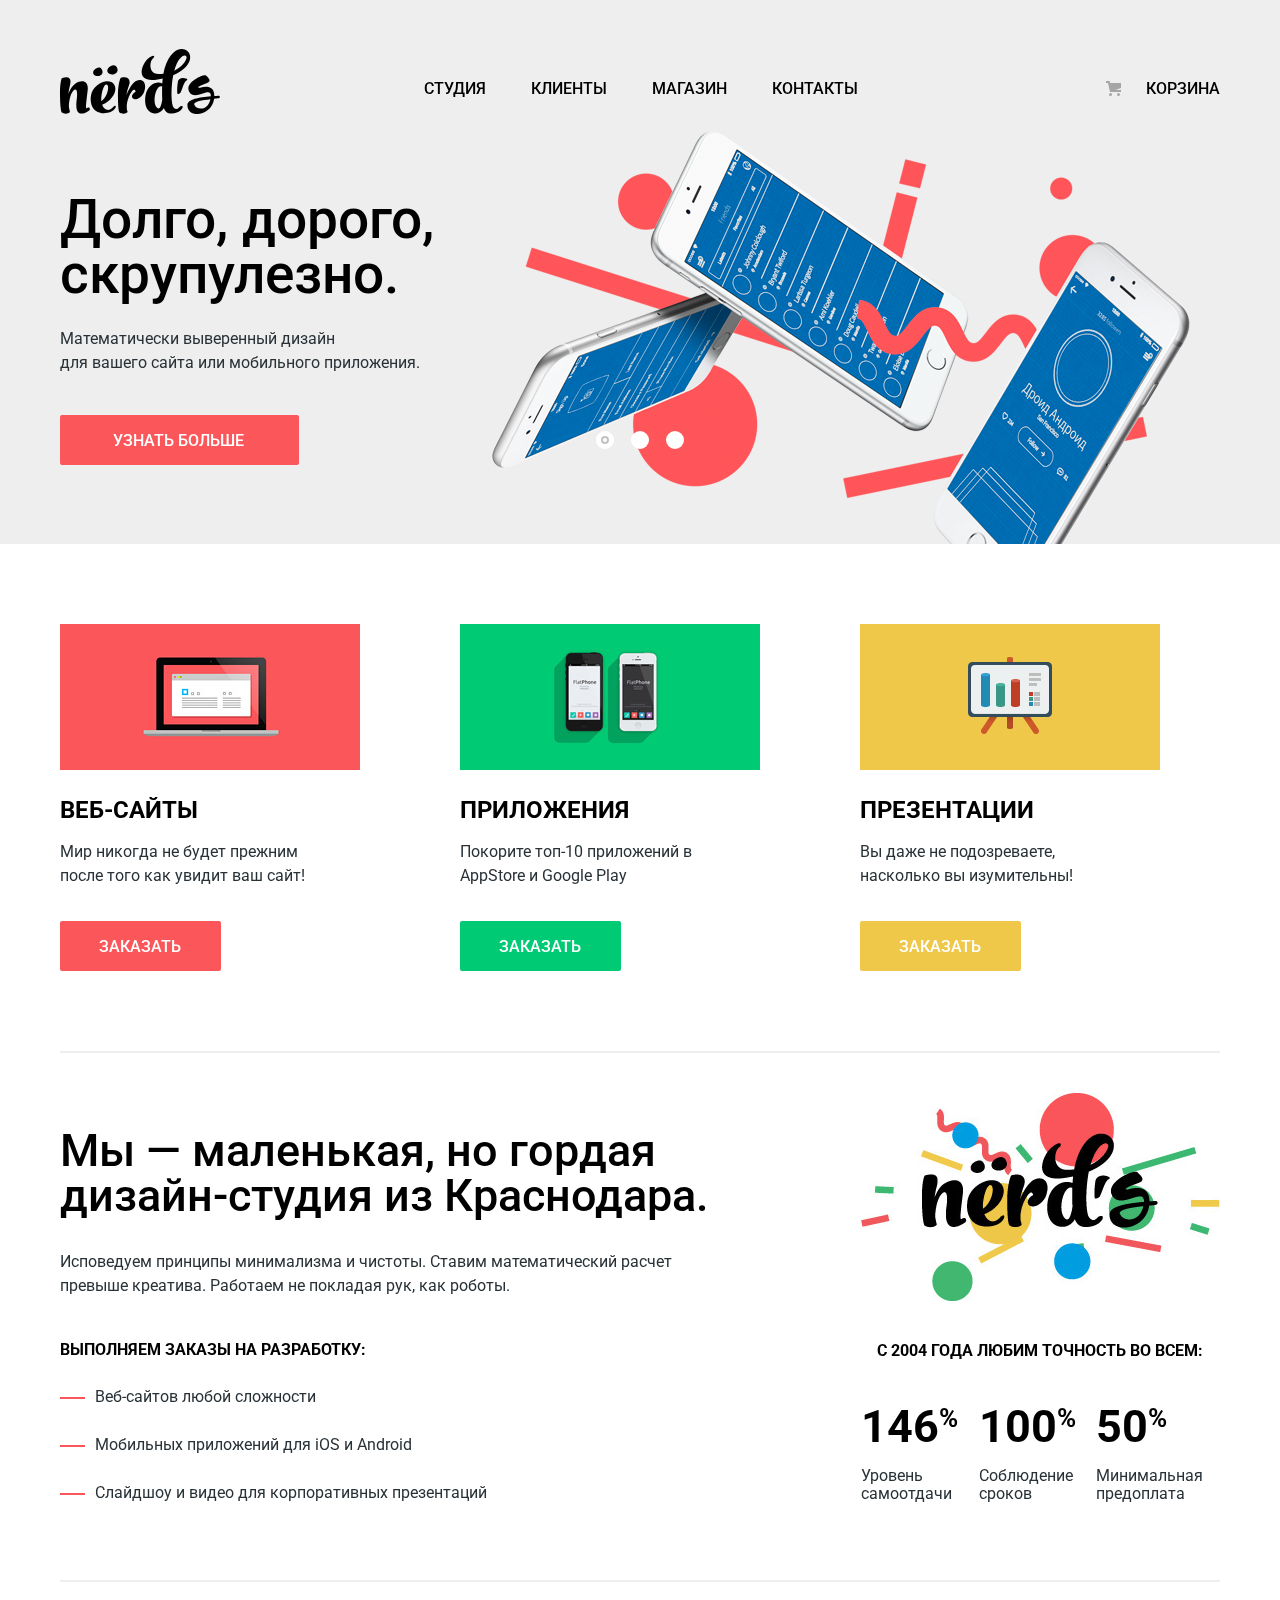
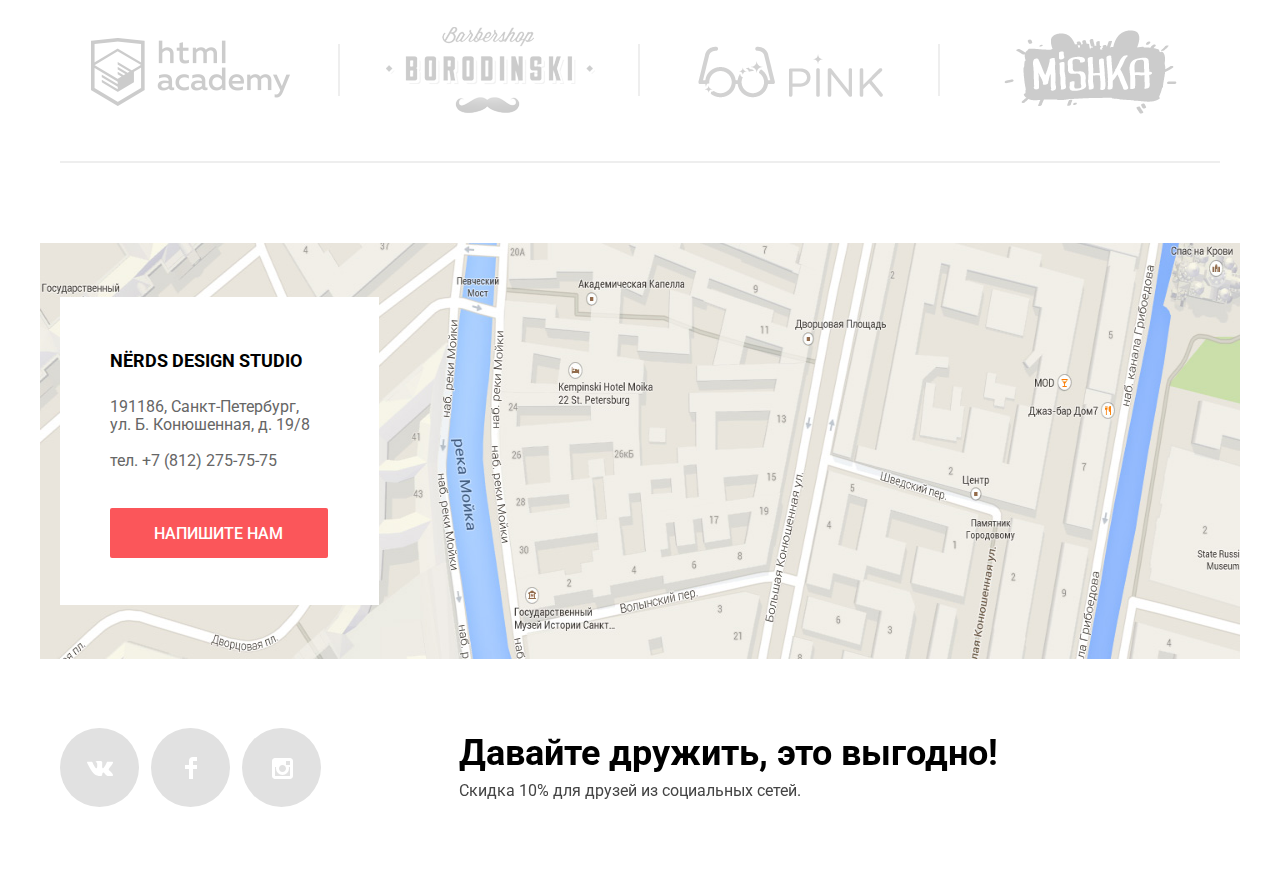
<file: index.html>
<!DOCTYPE html>
<html lang="ru">
  <head>
    <meta charset="utf-8">
    <title>Дизайн-студия «Нёрдс»</title>
    <link href="https://fonts.googleapis.com/css?family=Roboto:400,500,700&display=swap&subset=cyrillic" rel="stylesheet">
    <link href="css/normalize.css" rel="stylesheet">
    <link href="css/style.min.css" rel="stylesheet">
  </head>
  <body>
    <div class="grey-wrapper">
      <header class="site-header container">
        <nav class="site-navigation">
          <a class="site-logo"><img src="img/nerds-logo.svg" width="160" height="65" alt="Логотип дизайн-студии «Нёрдс»"></a>
          <ul class="site-menu">
              <li><a class="site-menu-item" href="#">Студия</a></li>
              <li><a class="site-menu-item" href="#">Клиенты</a></li>
              <li><a class="site-menu-item" href="catalog.html">Магазин</a></li>
              <li><a class="site-menu-item" href="#">Контакты</a></li>
          </ul>
          <ul class="user-menu">
            <li><a class="user-menu-item" href="#">Корзина</a></li>
          </ul>
        </nav>
      </header>
    </div>

    <main>
      <h1 class="visually-hidden">Дизайн-студия «Нёрдс»</h1>
      <div class="grey-wrapper">
        <section class="slider container">
          <h2 class="visually-hidden">Слайдер с информацией о компании</h2>
          <input class="visually-hidden" type="radio" id="slider-toggle-1" name="toggle" checked>
          <input class="visually-hidden" type="radio" id="slider-toggle-2" name="toggle">
          <input class="visually-hidden" type="radio" id="slider-toggle-3" name="toggle">
          <div class="slider-controls">
            <label for="slider-toggle-1">Первый</label>
            <label for="slider-toggle-2">Второй</label>
            <label for="slider-toggle-3">Третий</label>
          </div>
          <ul class="slider-list">
            <li class="slider-item1 slide" id="slide1">
              <p class="slide-title">
                Долго, дорого,<br>
                скрупулезно.
              </p>
              <p class="slide-description">
                Математически выверенный дизайн<br>
                для вашего сайта или мобильного приложения.
              </p>
              <a class="button slider-button" href="#">Узнать больше</a>
            </li>
            <li class="slider-item2 slide" id="slide2">
              <p class="slide-title">
                Любим математику<br>
                как никто другой
              </p>
              <p class="slide-description">
                Никакого креатива, только математические формулы<br>
                для расчета идеальных пропорций.
              </p>
              <a class="button slider-button" href="#">Узнать больше</a>
            </li>
            <li class="slider-item3 slide" id="slide3">
              <p class="slide-title">
                Только ночь,<br>
                только хардкор
              </p>
              <p class="slide-description">
                Работать днем, как все? Мы против этого.<br>
                Ближе к полуночи работа только начинается.
              </p>
              <a class="button slider-button" href="#">Узнать больше</a>
            </li>
          </ul>
        </section>
      </div>

      <section class="services container">
        <h2 class="visually-hidden">Услуги компании</h2>
        <ul class="services-list">
          <li class="services-item services-item-red">
            <h3 class="services-item-title">Веб-сайты</h3>
            <p class="services-item-description">Мир никогда не будет прежним после того как увидит ваш сайт!</p>
            <a class="button services-button services-button-red" href="#">Заказать</a>
          </li>
          <li class="services-item services-item-green">
            <h3 class="services-item-title">Приложения</h3>
            <p class="services-item-description">Покорите топ-10 приложений в AppStore и Google Play</p>
            <a class="button services-button services-button-green" href="#">Заказать</a>
          </li>
          <li class="services-item services-item-yellow">
            <h3 class="services-item-title">Презентации</h3>
            <p class="services-item-description">Вы даже не подозреваете, насколько вы изумительны!</p>
            <a class="button services-button services-button-yellow" href="#">Заказать</a>
          </li>
        </ul>
      </section>

      <section class="features container">
        <h2 class="visually-hidden">Преимущества компании</h2>
        <div class="features-description">
          <p class="features-heading">Мы — маленькая, но гордая дизайн-студия из Краснодара.</p>
          <p class="features-about">Исповедуем принципы минимализма и чистоты. Ставим математический расчет превыше креатива. Работаем не покладая рук, как роботы.</p> 
          <p class="features-title">Выполняем заказы на разработку:</p>
            <ul class="features-list">
              <li class="features-list-item">Веб-сайтов любой сложности</li>
              <li class="features-list-item">Мобильных приложений для iOS и Android</li>
              <li class="features-list-item">Слайдшоу и видео для корпоративных презентаций</li>
            </ul>
        </div>
        <div class="features-statistic">
          <img class="features-logo" src="img/nerds-picture.jpg" width="360" height="208" alt="Цветной логотип дизайн-студии «Нёрдс»">
          <p class="features-title">С 2004 года любим точность во всем:</p>
          <table class="features-statistic-table">
            <tr class="features-statistic-percents">
              <td>146<sup>%</sup></td>
              <td>100<sup>%</sup></td>
              <td>50<sup>%</sup></td>
            </tr>
            <tr class="features-statistic-description">
              <td>Уровень самоотдачи</td>
              <td>Соблюдение сроков</td>
              <td>Минимальная предоплата</td>
            </tr>
          </table>
        </div>
      </section>

      <section class="partners container">
        <h2 class="visually-hidden">Партнёры компании</h2>
        <ul class="partners-list">
          <li class="partners-item" >
            <a href="https://htmlacademy.ru/intensive/htmlcss">
              <img class="partners-item-logo" src="img/htmlacdemy-logo.png" width="199" height="68" alt="Логотип HTML Academy">
            </a>
          </li>
          <li class="partners-item">
            <a href="#">
              <img class="partners-item-logo" src="img/borodinski-logo.png" width="209" height="90" alt="Логотип Барбершопа Бородинский">
            </a>
          </li>
          <li class="partners-item">
            <a href="#">
              <img class="partners-item-logo" src="img/pink-logo.png" width="185" height="52" alt="Логотип Pink">
            </a>
          </li>
          <li class="partners-item">
            <a href="#">
              <img class="partners-item-logo" src="img/mishka-logo.png" width="173" height="84" alt="Логотип Mishka">
            </a>
          </li>
        </ul>
      </section>

      <section class="contacts">
        <h2 class="visually-hidden">Карта проезда и контактная информация</h2>
        <iframe src="https://www.google.com/maps/embed?pb=!1m18!1m12!1m3!1d1998.6037872533268!2d30.320858716160497!3d59.938716481876156!2m3!1f0!2f0!3f0!3m2!1i1024!2i768!4f13.1!3m3!1m2!1s0x4696310fca145cc1%3A0x42b32648d8238007!2z0JHQvtC70YzRiNCw0Y8g0JrQvtC90Y7RiNC10L3QvdCw0Y8g0YPQuy4sIDE5LzgsINCh0LDQvdC60YIt0J_QtdGC0LXRgNCx0YPRgNCzLCAxOTExODY!5e0!3m2!1sru!2sru!4v1584404409516!5m2!1sru!2sru" width="1200" height="416" allowfullscreen=""></iframe>
        <img class="contacts-map" src="img/map.jpg" width="1200" height="416" alt="Офис по адресу ул. Большая Конюшенная 19/8, Санкт-Петербург">
        <div class="contacts-information">
          <h3 class="contacts-information-title">Nёrds Design Studio</h3>
          <p class="contacts-information-adress">191186, Санкт-Петербург, ул. Б. Конюшенная, д. 19/8</p>
          <p class="contacts-information-phone">тел. <a href="tel:+78122757575">+7 (812) 275-75-75</a></p>
          <a class="button feedback-button" href="writeus.html">Напишите нам</a>
        </div>
      </section>

    </main>

    <footer class="site-footer container">
      <ul class="footer-social">
        <li><a class="social-button social-vkontakte" href="#"><span class="visually-hidden">Вконтакте</span></a></li>
        <li><a class="social-button social-facebook" href="#"><span class="visually-hidden">Фейсбук</span></a></li>
        <li><a class="social-button social-instagram" href="#"><span class="visually-hidden">Инстаграм</span></a></li>
      </ul>
      <div class="footer-message">
        <p class="footer-message-title">Давайте дружить, это выгодно!</p>
        <span class="footer-message-text">Скидка 10% для друзей из социальных сетей.</span>
      </div>
    </footer>

    <section class="modal-feedback">
      <h2 class="visually-hidden">Обратная связь</h2>
      <p class="modal-feedback-message">Напишите нам</p>
      <form class="feedback-form" action="https://echo.htmlacademy.ru" method="post">
          <p>
            <label for="user-name">Ваше имя:</label>
            <input id="user-name" type="text" name="name" placeholder="Имя Фамилия">
          </p>
          <p>
            <label for="user-email">Ваш e-mail:</label>
            <input id="user-email" type="email" name="email" placeholder="email@example.com">
            </p>
          <p>
            <label for="user-message">Текст письма:</label>
            <textarea id="user-message" name="message" placeholder="В свободной форме"></textarea>
          </p>
          <button class="button feedback-form-button" type="submit">Отправить</button>
        </form>
        <button aria-label="Закрыть" class="modal-close" type="button"></button>
      </section>
    <script src="js/script.min.js"></script>
  </body>
</html>
</file>
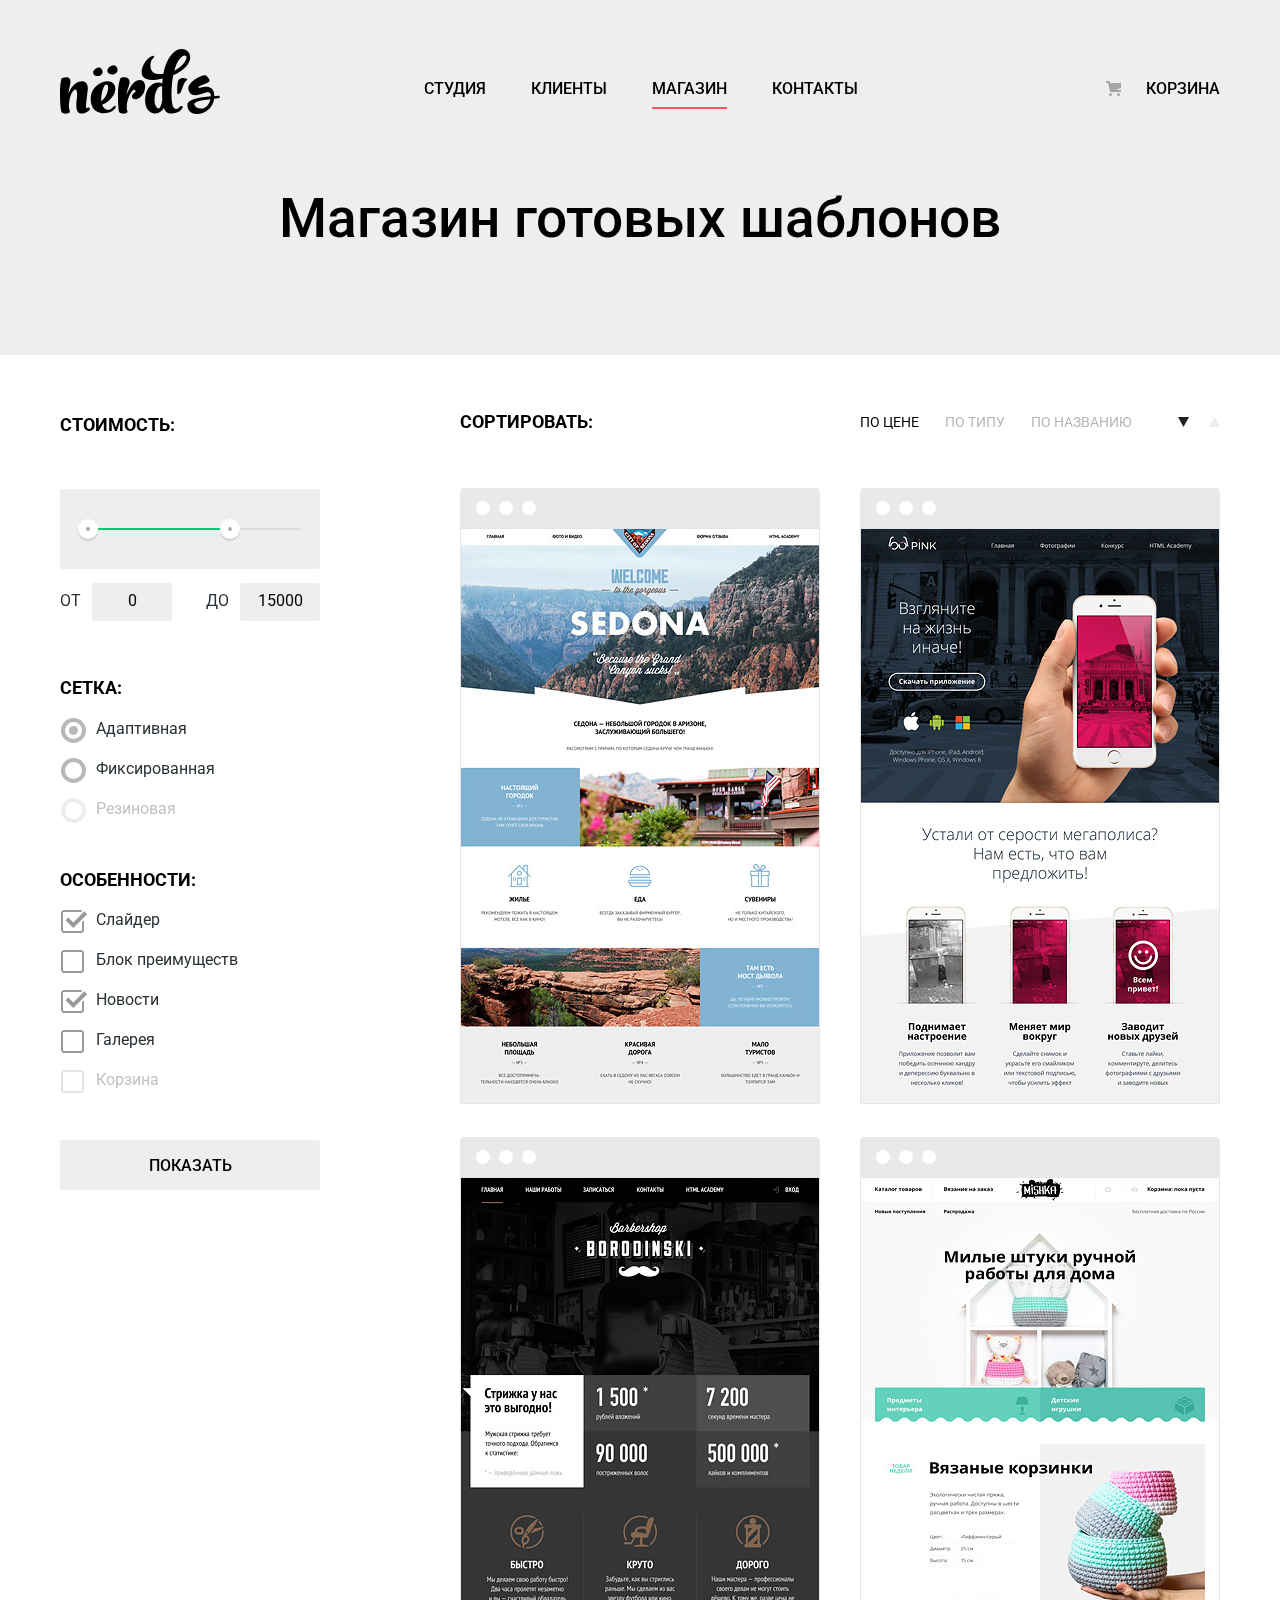
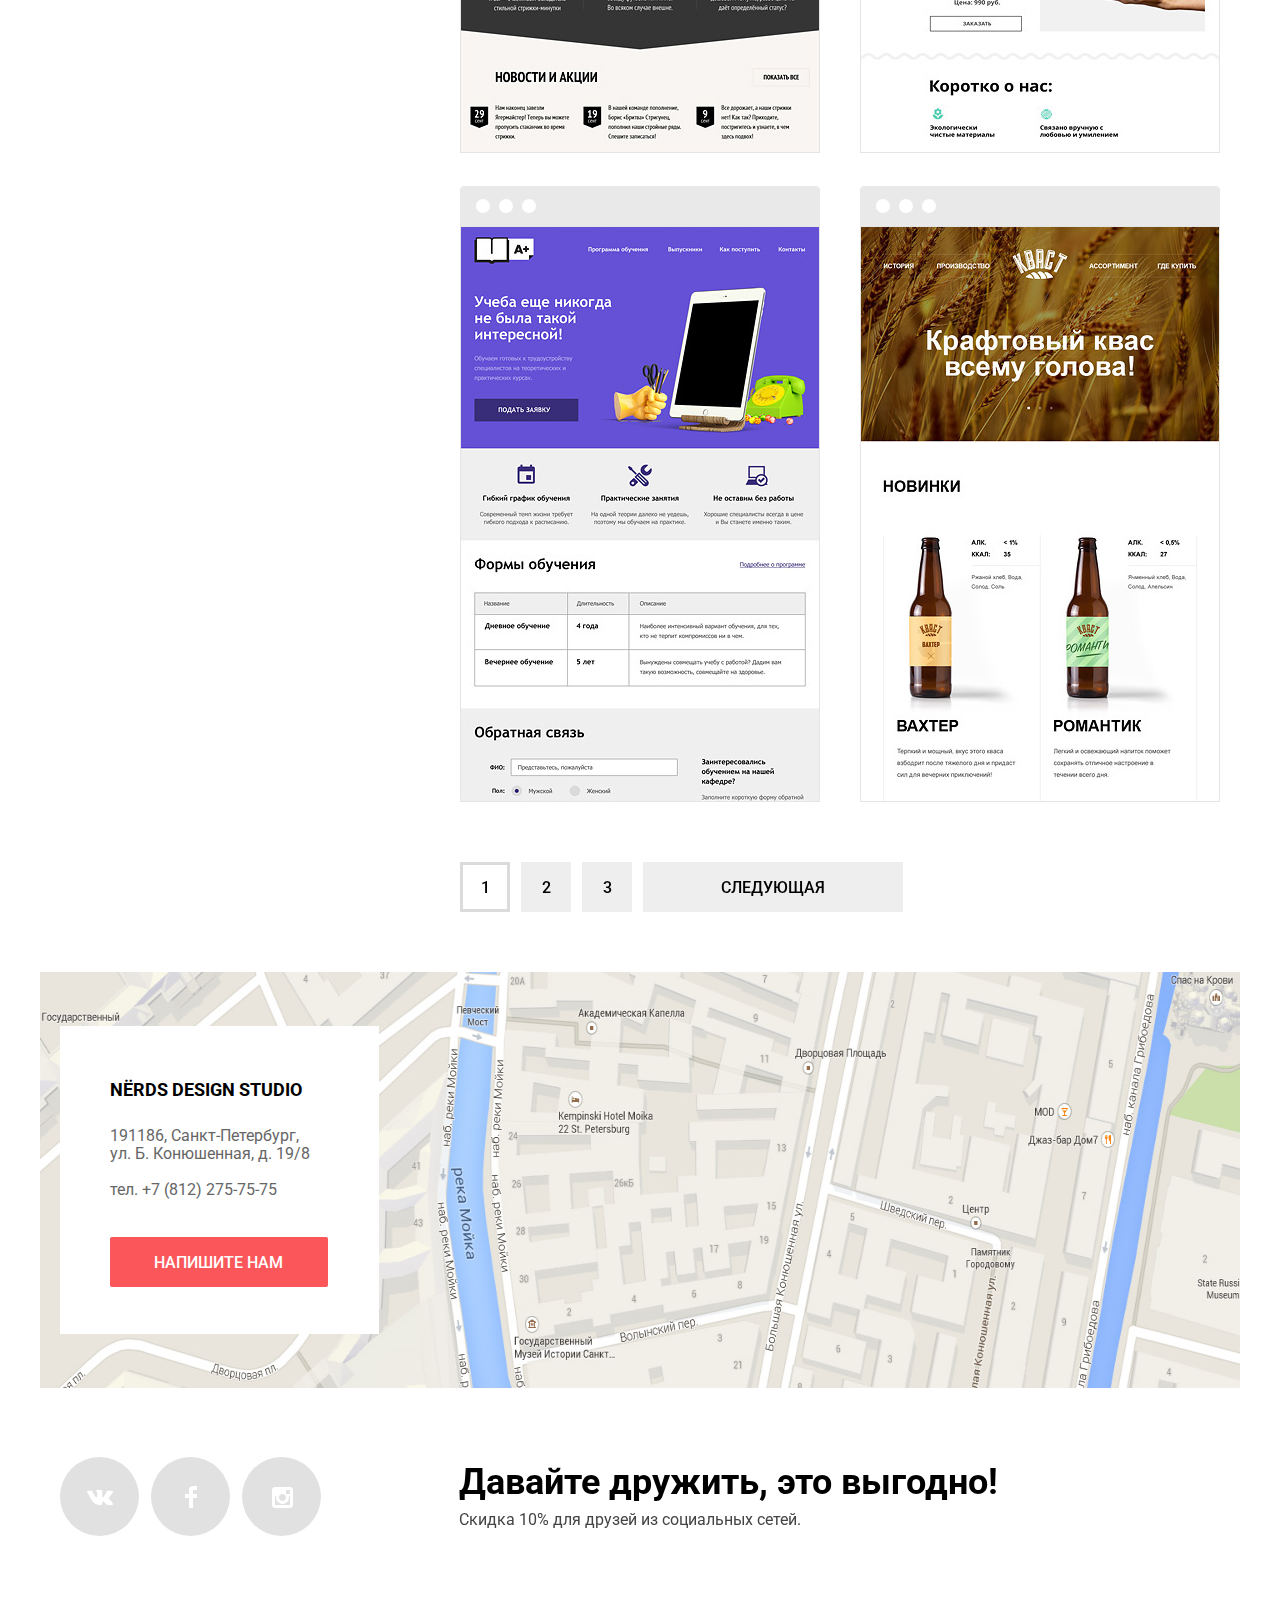
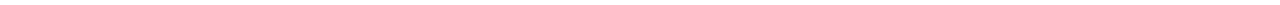
<file: catalog.html>
<!DOCTYPE html>
<html lang="ru">
  <head>
    <meta charset="utf-8">
    <title>Дизайн-студия «Нёрдс»</title>
    <link href="https://fonts.googleapis.com/css?family=Roboto:400,500,700&display=swap&subset=cyrillic" rel="stylesheet">
    <link href="css/normalize.css" rel="stylesheet">
    <link href="css/style.min.css" rel="stylesheet">
  </head>
  <body>
    <div class="grey-wrapper">
      <header class="site-header container">
        <nav class="site-navigation">
          <a class="site-logo site-logo-link" href="index.html"><img src="img/nerds-logo.svg" width="160" height="65" alt="Логотип дизайн-студии «Нёрдс»"></a>
          <ul class="site-menu">
              <li><a class="site-menu-item" href="#">Студия</a></li>
              <li><a class="site-menu-item" href="#">Клиенты</a></li>
              <li><a class="site-menu-item site-menu-current" href="catalog.html">Магазин</a></li>
              <li><a class="site-menu-item" href="#">Контакты</a></li>
          </ul>
          <ul class="user-menu">
            <li><a class="user-menu-item" href="#">Корзина</a></li>
          </ul>
        </nav>
      </header>
    </div>

    <main>
      <div class="grey-wrapper">
        <h1 class="page-title">Магазин готовых шаблонов</h1>
      </div>

      <div class="page-columns container">

        <section class="filter">
          <h2 class="visually-hidden">Фильтр</h2>
          <form class="filter-form" action="https://echo.htmlacademy.ru" method="get">
            <fieldset class="filter-item filter-item-price">
              <legend>Стоимость:</legend>
              <div class="filter-price">
                <div class="filter-range-controls">
                  <div class="filter-range-scale">
                    <div class="filter-range-bar"></div>
                  </div>
                  <div class="filter-range-toggle filter-range-toggle-min"></div>
                  <div class="filter-range-toggle filter-range-toggle-max"></div>
                </div>
                <div class="filter-price-controls">
                  <label>от <input name="min-price" type="number" value="0"></label>
                  <label>до <input name="max-price" type="number" value="15000"></label>
                </div>
              </div>
            </fieldset>
            <fieldset class="filter-item filter-item-grid">
              <legend>Сетка:</legend>
              <ul class="filter-grid">
                <li class="filter-grid-item">
                  <input class="visually-hidden filter-grid-radio" type="radio" name="grid" value="responsive" id="grid-responsive" checked>
                  <label for="grid-responsive">Адаптивная</label>
                </li>
                <li class="filter-grid-item">
                  <input class="visually-hidden filter-grid-radio" type="radio" name="grid" value="fixed" id="grid-fixed">
                  <label for="grid-fixed">Фиксированная</label>
                </li>
                <li class="filter-grid-item">
                  <input class="visually-hidden filter-grid-radio" type="radio" name="grid" value="flexible" id="grid-flexible" disabled>
                  <label for="grid-flexible">Резиновая</label>
                </li>
              </ul>
            </fieldset> 
            <fieldset class="filter-item filter-item-specials">
              <legend>Особенности:</legend>
              <ul class="filter-specials">
                <li class="filter-specials-item">
                  <input class="visually-hidden filter-specials-checkbox" type="checkbox" name="slider" id="specials-slider" checked>
                  <label for="specials-slider">Слайдер</label>
                </li>
                <li class="filter-specials-item">
                  <input class="visually-hidden filter-specials-checkbox" type="checkbox" name="features" id="specials-features">
                  <label for="specials-features">Блок преимуществ</label>
                </li>
                <li class="filter-specials-item">
                  <input class="visually-hidden filter-specials-checkbox" type="checkbox" name="news" id="specials-news" checked>
                  <label for="specials-news">Новости</label>
                </li>
                <li class="filter-specials-item">
                  <input class="visually-hidden filter-specials-checkbox" type="checkbox" name="gallery" id="specials-gallery">
                  <label for="specials-gallery">Галерея</label>
                </li>
                <li class="filter-specials-item">
                  <input class="visually-hidden filter-specials-checkbox" type="checkbox" name="basket" id="specials-basket" disabled>
                  <label for="specials-basket">Корзина</label>
                </li>
              </ul>
            </fieldset>   
            <button class="button filter-button" type="submit">Показать</button>
          </form>
        </section>

        <section class="catalog">
          <h2 class="visually-hidden">Каталог готовых шаблонов</h2>

          <div class="sorting">
            <p class="sorting-title">Сортировать:</p>
              <ul class="sorting-list">
                <li><a class="sorting-item sorting-item-active">По цене</a></li>
                <li><a class="sorting-item">По типу</a></li>
                <li><a class="sorting-item">По названию</a></li>
              </ul>
              <ul class="sorting-toggles">
                <li class="sorting-toggle sorting-toggle-active">
                  <svg xmlns="http://www.w3.org/2000/svg" width="11" height="10" viewBox="0 0 11 10">
                    <path fill="#a6a6a6" d="M5.5 10L0 0h11"/>
                  </svg>
                </li>
                <li class="sorting-toggle">
                  <svg xmlns="http://www.w3.org/2000/svg" width="11" height="10" viewBox="0 0 11 10">
                    <path fill="#a6a6a6" d="M5.5 0L0 10h11z"/>
                  </svg>
                </li>
              </ul>
          </div>

          <ul class="catalog-list">
            <li class="catalog-item">
              <img src="img/img-sedona.jpg" width="360" height="576" alt="Шаблон информационного сайта для туристов Sedona">
              <div class="catalog-item-card">
                <h3 class="catalog-item-title"><a href="#">Sedona</a></h3>
                <p class="catalog-item-description">Информационный сайт для туристов</p>
                <a class="button catalog-button" href="#">9 900 руб.</a>
              </div>
            </li>
            <li class="catalog-item">
              <img src="img/img-pink.jpg" width="360" height="576" alt="Шаблон продуктового лендинга приложения Pink">
              <div class="catalog-item-card">
                <h3 class="catalog-item-title"><a href="#">Pink App</a></h3>
                <p class="catalog-item-description">Продуктовый лендинг приложения для iOS и Android</p>
                <a class="button catalog-button" href="#">9 900 руб.</a>
              </div>
            </li>
            <li class="catalog-item">
              <img src="img/img-barbershop.jpg" width="360" height="576" alt="Шаблон сайта салона красоты Barbershop">
              <div class="catalog-item-card">
                <h3 class="catalog-item-title"><a href="#">Barbershop</a></h3>
                <p class="catalog-item-description">Сайт салона красоты. Для мужчин, да.</p>
                <a class="button catalog-button" href="#">9 900 руб.</a>
              </div>
            </li>
            <li class="catalog-item">
              <img src="img/img-mishka.jpg" width="360" height="576" alt="Шаблон интернет-магазина вязаных игрушек Mishka">
              <div class="catalog-item-card">
                <h3 class="catalog-item-title"><a href="#">Mishka</a></h3>
                <p class="catalog-item-description">Интернет-магазин вязаных игрушек</p>
                <a class="button catalog-button" href="#">9 900 руб.</a>
              </div>
            </li>
            <li class="catalog-item">
              <img src="img/img-aplus.jpg" width="360" height="576" alt="Шаблон лендинга курсов повышения квалификации A Plus">
              <div class="catalog-item-card">
                <h3 class="catalog-item-title"><a href="#">A Plus</a></h3>
                <p class="catalog-item-description">Лендинг курсов повышения квалификации</p>
                <a class="button catalog-button" href="#">9 900 руб.</a>
              </div>
            </li>
            <li class="catalog-item">
              <img src="img/img-kvast.jpg" width="360" height="576" alt="Шаблон промо-сайта производителя крафтового кваса Кваст">
              <div class="catalog-item-card">
                <h3 class="catalog-item-title"><a href="#">Кваст</a></h3>
                <p class="catalog-item-description">Промо-сайт производителя крафтового кваса</p>
                <a class="button catalog-button" href="#">9 900 руб.</a>
              </div>
            </li>
          </ul>
          <ul class="pagination-list">
            <li class="pagination-item pagination-current"><a>1</a></li>
            <li class="pagination-item"><a href="#">2</a></li>
            <li class="pagination-item"><a href="#">3</a></li>
            <li class="pagination-item pagination-next"><a href="#">Следующая</a></li>
          </ul>
        </section>

      </div>

      <section class="contacts">
        <h2 class="visually-hidden">Карта проезда и контактная информация</h2>
        <iframe src="https://www.google.com/maps/embed?pb=!1m18!1m12!1m3!1d1998.6037872533268!2d30.320858716160497!3d59.938716481876156!2m3!1f0!2f0!3f0!3m2!1i1024!2i768!4f13.1!3m3!1m2!1s0x4696310fca145cc1%3A0x42b32648d8238007!2z0JHQvtC70YzRiNCw0Y8g0JrQvtC90Y7RiNC10L3QvdCw0Y8g0YPQuy4sIDE5LzgsINCh0LDQvdC60YIt0J_QtdGC0LXRgNCx0YPRgNCzLCAxOTExODY!5e0!3m2!1sru!2sru!4v1584404409516!5m2!1sru!2sru" width="1200" height="416" allowfullscreen=""></iframe>
        <img class="contacts-map" src="img/map.jpg" width="1200" height="416" alt="Офис по адресу ул. Большая Конюшенная 19/8, Санкт-Петербург">
        <div class="contacts-information">
          <h3 class="contacts-information-title">Nёrds Design Studio</h3>
          <p class="contacts-information-adress">191186, Санкт-Петербург, ул. Б. Конюшенная, д. 19/8</p>
          <p class="contacts-information-phone">тел. <a href="tel:+78122757575">+7 (812) 275-75-75</a></p>
          <a class="button feedback-button" href="writeus.html">Напишите нам</a>
        </div>
      </section>

    </main>

    <footer class="site-footer container">
      <ul class="footer-social">
        <li><a class="social-button social-vkontakte" href="#"><span class="visually-hidden">Вконтакте</span></a></li>
        <li><a class="social-button social-facebook" href="#"><span class="visually-hidden">Фейсбук</span></a></li>
        <li><a class="social-button social-instagram" href="#"><span class="visually-hidden">Инстаграм</span></a></li>
      </ul>
      <div class="footer-message">
        <p class="footer-message-title">Давайте дружить, это выгодно!</p>
        <span class="footer-message-text">Скидка 10% для друзей из социальных сетей.</span>
      </div>
    </footer>

    <section class="modal-feedback">
      <h2 class="visually-hidden">Обратная связь</h2>
      <p class="modal-feedback-message">Напишите нам</p>
      <form class="feedback-form" action="https://echo.htmlacademy.ru" method="post">
          <p>
            <label for="user-name">Ваше имя:</label>
            <input id="user-name" type="text" name="name" placeholder="Имя Фамилия">
          </p>
          <p>
            <label for="user-email">Ваш e-mail:</label>
            <input id="user-email" type="email" name="email" placeholder="email@example.com">
            </p>
          <p>
            <label for="user-message">Текст письма:</label>
            <textarea id="user-message" name="message" placeholder="В свободной форме"></textarea>
          </p>
          <button class="button feedback-form-button" type="submit">Отправить</button>
        </form>
        <button aria-label="Закрыть" class="modal-close" type="button"></button>
      </section>
    <script src="js/script.min.js"></script>
  </body>
</html>
</file>
<file: css/style.min.css>
@keyframes open{0%{-webkit-transform:translateY(-100%) translateX(-50%);transform:translateY(-100%) translateX(-50%)}60%{-webkit-transform:translateY(-40%) translateX(-50%);transform:translateY(-40%) translateX(-50%)}70%{-webkit-transform:translateY(-45%) translateX(-50%);transform:translateY(-45%) translateX(-50%)}to{-webkit-transform:translateY(-50%) translateX(-50%);transform:translateY(-50%) translateX(-50%)}}@keyframes close{0%{opacity:1;-webkit-transform:translateY(-50%) translateX(-50%);transform:translateY(-50%) translateX(-50%)}30%{opacity:1;-webkit-transform:translateY(-60%) translateX(-50%);transform:translateY(-60%) translateX(-50%)}40%{opacity:1;-webkit-transform:translateY(-55%) translateX(-50%);transform:translateY(-55%) translateX(-50%)}to{opacity:1;-webkit-transform:translateY(100%) translateX(-50%);transform:translateY(100%) translateX(-50%)}}@keyframes shake{0%,to{-webkit-transform:translateY(-50%) translateX(-50%);transform:translateY(-50%) translateX(-50%)}15%,25%,35%,45%,5%,55%,65%,75%,85%,95%{-webkit-transform:translateY(-50%) translateX(-51%);transform:translateY(-50%) translateX(-51%)}10%,20%,30%,40%,50%,60%,70%,80%,90%{-webkit-transform:translateY(-50%) translateX(-49%);transform:translateY(-50%) translateX(-49%)}}body{margin:0;padding:0;font-family:"Roboto",Arial,sans-serif;font-size:16px;line-height:24px;color:#283136;background-color:#fff}.visually-hidden:not(:focus):not(:active),input[type=checkbox].visually-hidden,input[type=radio].visually-hidden{position:absolute;width:1px;height:1px;margin:-1px;border:0;padding:0;clip:rect(0 0 0 0);overflow:hidden}a{text-decoration:none}.button{display:inline-block;font:inherit;line-height:18px;font-weight:500;text-align:center;vertical-align:top;text-transform:uppercase;color:#fff;border:0;border-radius:2px;cursor:pointer}.button:active{color:rgba(255,255,255,.3);-webkit-box-shadow:inset 0 3px 0 0 rgba(0,1,1,.1);box-shadow:inset 0 3px 0 0 rgba(0,1,1,.1)}.grey-wrapper{background-color:#eee}.container{width:1160px;margin:0 auto}.site-header{padding-top:49px}.site-logo{width:160px;height:65px}.site-logo-link:focus,.site-logo-link:hover{opacity:.8}.site-logo-link:active{opacity:.3}.site-menu,.site-navigation,.user-menu{display:-webkit-box;display:-ms-flexbox;display:flex}.site-navigation{-webkit-box-pack:justify;-ms-flex-pack:justify;justify-content:space-between}.site-menu,.user-menu{-ms-flex-wrap:wrap;flex-wrap:wrap;margin:25px 0 0;padding:0;list-style:none}.site-menu-item,.user-menu-item{padding-bottom:9px;font-weight:500;line-height:30px;text-transform:uppercase;color:#000}.site-menu-item{margin-right:45px}.site-menu-current{border-bottom:2px solid #fb565a}.user-menu-item{position:relative;padding-left:40px}.user-menu-item::before{position:absolute;content:"";top:2px;left:0;width:15px;height:15px;background-image:url(../img/basket-icon.svg);background-position:center;background-repeat:no-repeat;opacity:.3}.catalog-item-title a:focus,.catalog-item-title a:hover,.site-menu-item:focus,.site-menu-item:hover,.user-menu-item:focus,.user-menu-item:hover{color:#fb565a}.catalog-item-title a:active,.site-menu-item:active,.user-menu-item:active{color:rgba(0,0,0,.3)}.slider{position:relative;margin-bottom:80px}.slider-controls{position:absolute;bottom:89px;left:536px;font-size:0}.slider-controls label{display:inline-block;position:relative;width:18px;height:18px;margin-right:17px;vertical-align:top;background-color:#fff;border:0;border-radius:50%;cursor:pointer}.slider-list{margin:0;padding:0;list-style:none}.slide{display:none;min-height:352px;padding-top:78px;background-position:right bottom;background-repeat:no-repeat}.slide-title{margin:0 0 25px;padding:0;font-size:55px;line-height:55px;font-weight:500;color:#000}.slide-description{margin:0 0 40px;padding:0}.slider-button{padding:17px 55px 15px 53px;background-color:#fb565a}.slider-button:focus,.slider-button:hover{background-color:#e74246}.slider-button:active{background-color:#d7373b}.slider-item1{background-image:url(../img/slide-1.png);background-position:right 30px bottom}.slider-item2{background-image:url(../img/slide-2.png)}.slider-item3{background-image:url(../img/slide-3.png)}#slider-toggle-1:checked~.slider-list #slide1,#slider-toggle-2:checked~.slider-list #slide2,#slider-toggle-3:checked~.slider-list #slide3{display:block}#slider-toggle-1:checked~.slider-controls label[for=slider-toggle-1]::after,#slider-toggle-2:checked~.slider-controls label[for=slider-toggle-2]::after,#slider-toggle-3:checked~.slider-controls label[for=slider-toggle-3]::after{content:"";position:absolute;top:5px;left:5px;-webkit-box-sizing:border-box;box-sizing:border-box;width:8px;height:8px;background-color:transparent;border:2px solid #c1c1c1;border-radius:50%}.services{margin-bottom:40px;border-bottom:2px solid #eee}.services-list{display:-webkit-box;display:-ms-flexbox;display:flex;-ms-flex-wrap:wrap;flex-wrap:wrap;margin:0;padding:0;list-style:none}.services-item{width:300px;margin-right:100px;margin-bottom:80px}.services-item:nth-child(3n){margin-right:0}.services-item::before{content:"";display:block;width:300px;height:146px;background-position:center;background-repeat:no-repeat}.services-item-red::before{background-color:#fb565a;background-image:url(../img/services-item-1.jpg)}.services-item-green::before{background-color:#00ca74;background-image:url(../img/services-item-2.jpg)}.services-item-yellow::before{background-color:#efc84a;background-image:url(../img/services-item-3.jpg)}.services-item-title{margin:25px 0 0;padding:0;font-size:24px;line-height:30px;font-weight:700;text-transform:uppercase;color:#000}.services-item-description{margin:15px 30px 0 0;padding:0}.services-button{margin-top:33px;padding:17px 40px 15px 39px}.services-button-red{background-color:#fb565a}.services-button-red:focus,.services-button-red:hover{background-color:#e74246}.services-button-red:active{background-color:#d7373b}.services-button-green{background-color:#00ca74}.services-button-green:focus,.services-button-green:hover{background-color:#00bc6c}.services-button-green:active{background-color:#00aa62}.services-button-yellow{background-color:#efc84a}.services-button-yellow:focus,.services-button-yellow:hover{background-color:#eab534}.services-button-yellow:active{background-color:#e5a722}.features{display:-webkit-box;display:-ms-flexbox;display:flex;padding-bottom:44px;border-bottom:2px solid #eee}.features-description{margin-right:140px;padding-top:35px}.features-heading{margin:0 0 32px;padding:0;font-size:45px;line-height:45px;font-weight:500;color:#000}.features-about{margin-bottom:40px}.features-title{font-weight:700;text-transform:uppercase;color:#000}.features-list{margin:23px 0 0;padding:0;list-style:none}.features-list-item{position:relative;padding-left:35px;margin-bottom:24px}.features-list-item::before{content:"";position:absolute;top:12px;left:0;width:25px;height:2px;background-color:#fb565a}.features-statistic{text-align:center}.features-logo{width:360px;height:208px;margin-bottom:15px}.features-statistic-table{margin-top:26px;border-collapse:separate;border-spacing:0 32px;border:0;text-align:left}.features-statistic-percents td{padding-right:12px;font-size:45px;line-height:10px;font-weight:700;color:#000}.features-statistic-percents sup{position:relative;top:-15px;font-size:26px}.features-statistic-description td{line-height:18px}.partners{padding-top:47px;padding-bottom:42px;margin-bottom:80px;border-bottom:2px solid #eee}.partners-list{display:-webkit-box;display:-ms-flexbox;display:flex;-webkit-box-pack:center;-ms-flex-pack:center;justify-content:center;-webkit-box-align:center;-ms-flex-align:center;align-items:center;-ms-flex-wrap:wrap;flex-wrap:wrap;margin:0;padding:0;list-style:none}.partners-item{position:relative;width:260px;margin-right:40px;text-align:center;line-height:90px}.partners-item:nth-child(4n){margin-right:0}.partners-item::after{content:"";position:absolute;top:15px;right:-20px;width:2px;height:52px;background-color:#eee}.partners-item:nth-child(4n)::after{display:none}.partners-item-logo{display:inline-block;margin-top:-5px;vertical-align:middle;opacity:.2}.partners-item-logo:focus,.partners-item-logo:hover{opacity:1}.partners-item-logo:active{opacity:.1}.page-title{margin:0 0 55px;padding:77px 0 109px;font-size:55px;line-height:55px;font-weight:500;text-align:center;color:#000}.page-columns{display:-webkit-box;display:-ms-flexbox;display:flex;-webkit-box-align:start;-ms-flex-align:start;align-items:flex-start}.filter{width:260px;margin-right:140px}.filter-form label{position:relative;-webkit-user-select:none;-moz-user-select:none;-ms-user-select:none;user-select:none;cursor:pointer}.filter-item{margin:0;padding:0;border:0}.filter-item legend{font-size:18px;line-height:30px;font-weight:700;text-transform:uppercase;color:#000}.filter-item-price{margin-bottom:52px}.filter-price{width:260px;margin-top:49px}.filter-range-controls{position:relative;min-height:41px;margin-bottom:14px;padding-top:39px;padding-right:20px;padding-left:20px;background-color:#eee;border-radius:2px}.filter-range-scale{height:2px;background-color:#d7dcde}.filter-range-bar{width:152px;height:2px;background:#00ca74}.filter-range-toggle{position:absolute;top:30px;left:0;width:4px;height:4px;padding:0;border:8px solid #fff;background-color:#ababab;-webkit-box-shadow:0 2px 1px 0 #cfcfcf;box-shadow:0 2px 1px 0 #cfcfcf;border-radius:50%;cursor:pointer}.filter-range-toggle-min{left:18px}.filter-range-toggle-max{left:160px}.filter-price-controls{display:-webkit-box;display:-ms-flexbox;display:flex;-webkit-box-pack:justify;-ms-flex-pack:justify;justify-content:space-between}.filter-price-controls label{display:inline-block;vertical-align:middle;text-transform:uppercase}.filter-price-controls input{width:60px;margin-left:7px;padding:7px 10px 9px;font:inherit;line-height:22px;text-align:center;-webkit-appearance:textfield;-moz-appearance:textfield;appearance:textfield;background-color:#eee;border:0;border-radius:2px}.filter-price-controls input::-webkit-inner-spin-button,.filter-price-controls input::-webkit-outer-spin-button{-webkit-appearance:none}.filter-grid,.filter-specials{margin:0;padding:0;list-style:none}.filter-item-grid{margin-bottom:42px}.filter-grid-item{position:relative;margin-top:13px;padding-left:36px;padding-top:1px;padding-bottom:2px}.filter-grid-radio+label::before{content:"";position:absolute;top:-1px;left:-35px;-webkit-box-sizing:border-box;box-sizing:border-box;width:25px;height:25px;border:4px solid rgba(77,77,77,.4);border-radius:50%}.filter-grid-radio:checked+label::after{content:"";position:absolute;top:7px;left:-27px;width:9px;height:9px;background-color:rgba(77,77,77,.4);border-radius:50%}.filter-grid-radio:focus+label::before,.filter-grid-radio:hover+label::before{border-color:#4d4d4d}.filter-grid-radio:checked:focus+label::after,.filter-grid-radio:checked:hover+label::after{background-color:#4d4d4d}.filter-grid-radio:disabled+label::before{border-color:rgba(77,77,77,.1);cursor:default}.filter-grid-radio:checked:disabled+label::after{background-color:rgba(77,77,77,.1);cursor:default}.filter-item-specials{margin-bottom:45px}.filter-specials-item{position:relative;margin-top:13px;padding-bottom:3px;padding-left:36px}.filter-specials-checkbox+label::before{content:"";position:absolute;top:0;left:-35px;width:23px;height:23px;background-image:url(../img/checkbox-off.svg);background-position:center;background-repeat:no-repeat;opacity:.4}.filter-specials-checkbox:checked+label::before{display:none}.filter-specials-checkbox:checked+label::after{content:"";position:absolute;top:0;left:-35px;width:27px;height:23px;background-image:url(../img/checkbox-on.svg);background-position:center;background-repeat:no-repeat;opacity:.4}.filter-specials-checkbox:checked:focus+label::after,.filter-specials-checkbox:checked:hover+label::after,.filter-specials-checkbox:focus+label::before,.filter-specials-checkbox:hover+label::before{opacity:1}.filter-specials-checkbox:checked:disabled+label::after,.filter-specials-checkbox:disabled+label::before{opacity:.1;cursor:default}.filter-grid-radio:disabled~label,.filter-specials-checkbox:disabled~label{color:rgba(40,49,54,.3);cursor:default}.filter-button{padding:17px 88px 15px 89px;color:#000;background-color:#eee}.filter-button:focus,.filter-button:hover{background-color:#dfdfdf}.filter-button:active{color:rgba(0,0,0,.3);background-color:#d5d5d5}.sorting{display:-webkit-box;display:-ms-flexbox;display:flex;margin-bottom:54px}.sorting-title{-webkit-box-flex:1;-ms-flex-positive:1;flex-grow:1;margin:0;padding:0;font-size:18px;font-weight:700;text-transform:uppercase;color:#000}.sorting-list{display:-webkit-box;display:-ms-flexbox;display:flex;-webkit-box-pack:end;-ms-flex-pack:end;justify-content:flex-end;margin:0;padding:0;list-style:none}.sorting-item{margin-right:26px;font-size:14px;text-transform:uppercase;color:rgba(0,0,0,.3);cursor:pointer}.sorting-item:focus,.sorting-item:hover{color:rgba(0,0,0,.6)}.catalog-item-title a,.pagination-item a,.sorting-item-active,.sorting-item:active{color:#000}.sorting-toggles{display:-webkit-box;display:-ms-flexbox;display:flex;margin:0;padding:0;list-style:none}.sorting-toggle{margin-left:20px;opacity:.2;cursor:pointer}.catalog-item:focus::before,.catalog-item:hover::before,.sorting-toggle-active,.sorting-toggle:focus,.sorting-toggle:hover{opacity:1}.sorting-toggle-active path,.sorting-toggle:active path{fill:#231f20}.catalog-list{display:-webkit-box;display:-ms-flexbox;display:flex;-ms-flex-wrap:wrap;flex-wrap:wrap;max-width:760px;margin:0;padding:0;list-style:none}.catalog-item{position:relative;width:360px;margin-right:40px;margin-bottom:33px;padding-top:40px}.catalog-item:nth-child(2n){margin-right:0}.catalog-item::before{content:"";position:absolute;top:0;left:0;width:360px;height:40px;background-image:url(../img/browser.svg);background-position:center;background-repeat:no-repeat;opacity:.12}.catalog-item img{display:block}.catalog-item-card{display:none;position:absolute;bottom:0;left:0;width:230px;min-height:204px;padding-top:27px;padding-left:65px;padding-right:65px;text-align:center;background-color:#eee}.catalog-item-description{margin:0;padding:0;line-height:18px;color:#666}.catalog-item:first-child .catalog-item-description,.catalog-item:nth-child(3) .catalog-item-description,.catalog-item:nth-child(4) .catalog-item-description{margin-right:20px;margin-left:20px}.catalog-item-title{margin:0 0 14px;padding:0;font-size:18px;line-height:30px;font-weight:700;text-transform:uppercase}.catalog-button{margin-top:31px;padding:17px 60px 15px 61px;background-color:#fb565a}.catalog-button:focus,.catalog-button:hover{background-color:#e74246}.catalog-button:active{background-color:#d7373b}.catalog-item:focus,.catalog-item:hover{-webkit-box-shadow:0 6px 15px 0 rgba(0,1,1,.25);box-shadow:0 6px 15px 0 rgba(0,1,1,.25)}.catalog-item:focus .catalog-item-card,.catalog-item:hover .catalog-item-card{display:block}.pagination-list{display:-webkit-box;display:-ms-flexbox;display:flex;-ms-flex-wrap:wrap;flex-wrap:wrap;margin:27px 0 60px;padding:0;list-style:none}.pagination-item{display:inline-block;width:50px;height:50px;margin-right:11px;-webkit-box-sizing:border-box;box-sizing:border-box;line-height:52px;font-weight:500;text-align:center;text-transform:uppercase;vertical-align:middle;color:#000;background-color:#eee;cursor:pointer}.pagination-next{width:260px}.pagination-current{line-height:46px;background-color:#fff;border:solid 3px #dbdbdb;cursor:default}.pagination-item:focus:not(.pagination-current),.pagination-item:hover:not(.pagination-current){background-color:#dfdfdf}.pagination-item:active:not(.pagination-current){background-color:#d5d5d5;-webkit-box-shadow:inset 0 3px 0 0 rgba(0,1,1,.1);box-shadow:inset 0 3px 0 0 rgba(0,1,1,.1)}.pagination-item:active:not(.pagination-current)>a{color:rgba(0,0,0,.3)}.contacts,.contacts iframe{position:relative}.contacts-map{display:block;position:absolute;top:0;left:0;right:0;width:1200px;z-index:1;margin:0 auto}.contacts iframe{display:block;z-index:2;margin:0 auto;border:0}.contacts-information{position:absolute;top:54px;left:50%;z-index:3;width:224px;min-height:259px;margin-left:-580px;padding-top:49px;padding-left:50px;padding-right:45px;background-color:#fff}.contacts-information-title{margin:0 0 22px;padding:0;font-size:18px;line-height:30px;font-weight:700;text-transform:uppercase;color:#000}.contacts-information-adress,.contacts-information-phone{padding:0;line-height:18px;color:#666}.contacts-information-phone{margin:0}.contacts-information-adress{width:205px;margin:0 0 18px}.contacts-information-phone a{color:#666}.feedback-button{margin-top:38px;padding:17px 45px 15px 44px;background-color:#fb565a}.feedback-button:focus,.feedback-button:hover{background-color:#e74246}.feedback-button:active{background-color:#d7373b}.footer-social,.site-footer{display:-webkit-box;display:-ms-flexbox;display:flex}.site-footer{padding-top:69px;padding-bottom:69px}.footer-social{-ms-flex-wrap:wrap;flex-wrap:wrap;margin:0 126px 0 0;padding:0;list-style:none}.social-button{display:inline-block;position:relative;width:79px;height:79px;margin-right:12px;text-align:center;vertical-align:middle;background-color:#e1e1e1;border-radius:50%}.social-button::before{content:"";position:absolute;top:27px;left:27px;width:26px;height:26px;background-position:center;background-repeat:no-repeat}.social-vkontakte::before{background-image:url(../img/vk-icon.svg)}.social-facebook::before{background-image:url(../img/fb-icon.svg)}.social-instagram::before{background-image:url(../img/insta-icon.svg)}.social-button:focus,.social-button:hover{background-color:#e74246}.social-button:active{background-color:#d7373b}.social-button:active::before{opacity:.3}.footer-message{padding-top:7px}.footer-message-title{margin:0 0 8px;padding:0;font-size:36px;line-height:36px;font-weight:700;color:#000}.footer-message-text{line-height:22px;color:#444}.modal-feedback{opacity:0;position:fixed;top:50%;left:50%;-webkit-transform:translateY(-50%) translateX(-50%);-ms-transform:translateY(-50%) translateX(-50%);transform:translateY(-50%) translateX(-50%);z-index:-10;width:764px;min-height:523px;padding-top:67px;padding-left:98px;padding-right:98px;background-color:#fff;-webkit-box-shadow:0 20px 40px 0 rgba(0,1,1,.75);box-shadow:0 20px 40px 0 rgba(0,1,1,.75)}.modal-closed,.modal-error,.modal-opened{-webkit-animation-fill-mode:forwards;animation-fill-mode:forwards;z-index:10}.modal-opened{-webkit-animation:open .3s linear;animation:open .3s linear;-webkit-animation-fill-mode:forwards;animation-fill-mode:forwards;opacity:1}.modal-closed,.modal-error{-webkit-animation:close .3s linear;animation:close .3s linear;-webkit-animation-fill-mode:forwards;animation-fill-mode:forwards;}.modal-error{-webkit-animation:shake .3s;animation:shake .3s;-webkit-animation-fill-mode:forwards;animation-fill-mode:forwards;opacity:1}.modal-feedback-message{margin:0 0 25px;padding:0;font-size:45px;line-height:45px;font-weight:500;color:#000}.feedback-form{display:-webkit-box;display:-ms-flexbox;display:flex;-ms-flex-wrap:wrap;flex-wrap:wrap;-webkit-box-pack:justify;-ms-flex-pack:justify;justify-content:space-between;padding-left:2px;padding-right:2px}.feedback-form label{display:block;margin-bottom:10px;line-height:18px;font-weight:700;color:#000}.feedback-form input,.feedback-form textarea{-webkit-box-sizing:border-box;box-sizing:border-box;padding-left:12px;font:inherit;line-height:37px;color:#444;border:solid 2px #d7dcde;border-radius:2px}.feedback-form input{width:360px;height:50px}.feedback-form textarea{width:760px;min-height:118px;resize:none}.feedback-form input::-webkit-input-placeholder,.feedback-form textarea::-webkit-input-placeholder{color:rgba(68,68,68,.5)}.feedback-form input::-moz-placeholder,.feedback-form textarea::-moz-placeholder{color:rgba(68,68,68,.5)}.feedback-form input:-ms-input-placeholder,.feedback-form input::-ms-input-placeholder,.feedback-form textarea:-ms-input-placeholder,.feedback-form textarea::-ms-input-placeholder{color:rgba(68,68,68,.5)}.feedback-form input::placeholder,.feedback-form textarea::placeholder{color:rgba(68,68,68,.5)}.feedback-form input:hover,.feedback-form textarea:hover{border-color:#b4b9bb}.feedback-form input:focus,.feedback-form textarea:focus{border-color:#000;outline:0}.feedback-form input[type=email]:invalid,.feedback-form input[type=text]:invalid{color:#e74246;border-color:#e74246}.feedback-form-button{margin-top:30px;padding:17px 86px 15px 82px;background-color:#fb565a}.feedback-form-button:focus,.feedback-form-button:hover{background-color:#e74246}.feedback-form-button:active{background-color:#d7373b}.modal-close{position:absolute;top:78px;right:90px;width:21px;height:21px;border:0;background:0 0;cursor:pointer}.modal-close::after,.modal-close::before{content:"";position:absolute;top:9px;left:-3px;width:27px;height:4px;background-color:#fecccd}.modal-close::before{-webkit-transform:rotate(45deg);-ms-transform:rotate(45deg);transform:rotate(45deg)}.modal-close::after{-webkit-transform:rotate(-45deg);-ms-transform:rotate(-45deg);transform:rotate(-45deg)}.modal-close:focus::after,.modal-close:focus::before,.modal-close:hover::after,.modal-close:hover::before{background-color:#fb565a}.modal-close:active::after,.modal-close:active::before{background-color:#fee}
</file>
